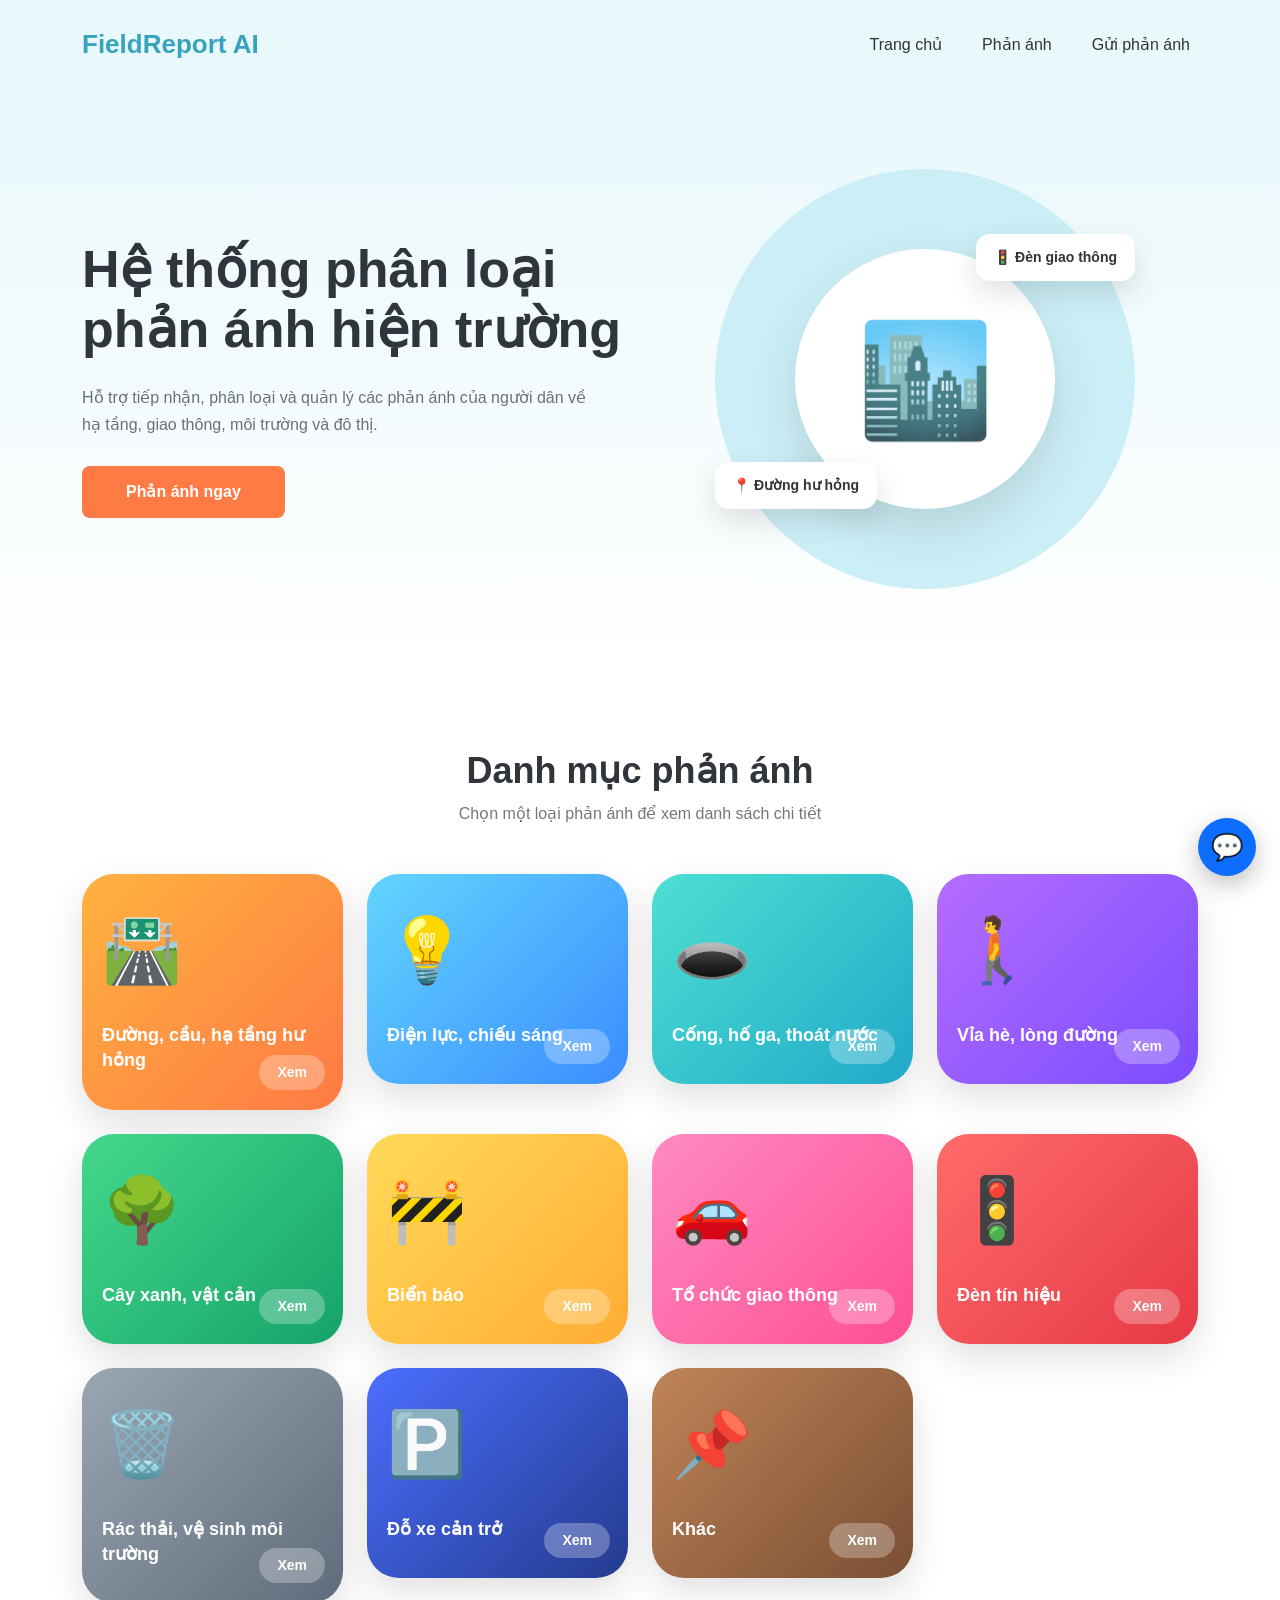
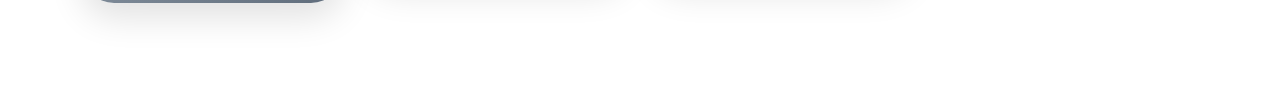
<file: frontend/index.html>
<!DOCTYPE html>
<html lang="vi">
<head>
  <meta charset="UTF-8" />
  <meta name="viewport" content="width=device-width, initial-scale=1.0" />
  <title>Hệ thống phân loại phản ánh hiện trường</title>

  <!-- Bootstrap mới nhất -->
  <link
    href="https://cdn.jsdelivr.net/npm/bootstrap@5.3.3/dist/css/bootstrap.min.css"
    rel="stylesheet"
  />

  <!-- CSS riêng -->
  <link rel="stylesheet" href="css/style.css" />
  <link rel="stylesheet" href="css/chatbot.css">
</head>

<body>
  <!-- NAVBAR -->
  <nav class="navbar navbar-expand-lg navbar-light custom-navbar">
    <div class="container">
      <a class="navbar-brand fw-bold" href="index.html">FieldReport AI</a>

      <button
        class="navbar-toggler"
        type="button"
        data-bs-toggle="collapse"
        data-bs-target="#navbarMenu"
      >
        <span class="navbar-toggler-icon"></span>
      </button>

      <div class="collapse navbar-collapse" id="navbarMenu">
        <ul class="navbar-nav ms-auto gap-lg-4">
          <li class="nav-item">
            <a class="nav-link" href="index.html">Trang chủ</a>
          </li>
          <li class="nav-item">
            <a class="nav-link active" href="reports.html">Phản ánh</a>
          </li>
          <li class="nav-item">
            <a class="nav-link" href="report.html">Gửi phản ánh</a>
          </li>
        </ul>
      </div>
    </div>
  </nav>

  <!-- HERO SECTION -->
  <section class="hero-section">
    <div class="container">
      <div class="row align-items-center">
        <!-- LEFT CONTENT -->
        <div class="col-lg-6">
          <h1 class="hero-title">
            Hệ thống phân loại<br />
            phản ánh hiện trường
          </h1>

          <p class="hero-desc">
            Hỗ trợ tiếp nhận, phân loại và quản lý các phản ánh của người dân
            về hạ tầng, giao thông, môi trường và đô thị.
          </p>

          <a href="report.html" class="btn hero-btn">
            Phản ánh ngay
            </a>
        </div>

        <!-- RIGHT CONTENT -->
        <div class="col-lg-6 text-center mt-5 mt-lg-0">
          <div class="hero-image-box">
            <div class="circle-bg"></div>

            <div class="phone-card card-small card-1">
              <span>📍</span> Đường hư hỏng
            </div>

            <div class="phone-card card-small card-2">
              <span>🚦</span> Đèn giao thông
            </div>

            <div class="hero-main-icon">
              🏙️
            </div>
          </div>
        </div>
      </div>
    </div>
  </section>

  <!-- CATEGORY SECTION -->
  <section class="category-section" id="categories">
    <div class="container">
      <div class="section-header text-center mb-5">
        <h2>Danh mục phản ánh</h2>
        <p>Chọn một loại phản ánh để xem danh sách chi tiết</p>
      </div>

      <div class="row g-4">
        <div class="col-6 col-md-4 col-lg-3">
            <a href="category.html?type=duong_cau_ha_tang_hu_hong" class="category-card bg-orange">
            <div class="category-icon">🛣️</div>
            <h5>Đường, cầu, hạ tầng hư hỏng</h5>
            </a>
        </div>

        <div class="col-6 col-md-4 col-lg-3">
            <a href="category.html?type=dien_luc_chieu_sang" class="category-card bg-blue">
            <div class="category-icon">💡</div>
            <h5>Điện lực, chiếu sáng</h5>
            </a>
        </div>

        <div class="col-6 col-md-4 col-lg-3">
            <a href="category.html?type=cong_ho_ga_thoat_nuoc" class="category-card bg-cyan">
            <div class="category-icon">🕳️</div>
            <h5>Cống, hố ga, thoát nước</h5>
            </a>
        </div>

        <div class="col-6 col-md-4 col-lg-3">
            <a href="category.html?type=via_he_long_duong" class="category-card bg-purple">
            <div class="category-icon">🚶</div>
            <h5>Vỉa hè, lòng đường</h5>
            </a>
        </div>

        <div class="col-6 col-md-4 col-lg-3">
            <a href="category.html?type=cay_xanh_vat_can" class="category-card bg-green">
            <div class="category-icon">🌳</div>
            <h5>Cây xanh, vật cản</h5>
            </a>
        </div>

        <div class="col-6 col-md-4 col-lg-3">
            <a href="category.html?type=bien_bao" class="category-card bg-yellow">
            <div class="category-icon">🚧</div>
            <h5>Biển báo</h5>
            </a>
        </div>

        <div class="col-6 col-md-4 col-lg-3">
            <a href="category.html?type=to_chuc_giao_thong" class="category-card bg-pink">
            <div class="category-icon">🚗</div>
            <h5>Tổ chức giao thông</h5>
            </a>
        </div>

        <div class="col-6 col-md-4 col-lg-3">
            <a href="category.html?type=den_tin_hieu" class="category-card bg-red">
            <div class="category-icon">🚦</div>
            <h5>Đèn tín hiệu</h5>
            </a>
        </div>

        <div class="col-6 col-md-4 col-lg-3">
            <a href="category.html?type=rac_thai_ve_sinh_moi_truong" class="category-card bg-gray">
            <div class="category-icon">🗑️</div>
            <h5>Rác thải, vệ sinh môi trường</h5>
            </a>
        </div>

        <div class="col-6 col-md-4 col-lg-3">
            <a href="category.html?type=do_xe_can_tro" class="category-card bg-darkblue">
            <div class="category-icon">🅿️</div>
            <h5>Đỗ xe cản trở</h5>
            </a>
        </div>

        <div class="col-6 col-md-4 col-lg-3">
            <a href="category.html?type=khac" class="category-card bg-brown">
            <div class="category-icon">📌</div>
            <h5>Khác</h5>
            </a>
        </div>
        </div>
    </div>
  </section>

  <!-- BOOTSTRAP JS -->
  <script src="https://cdn.jsdelivr.net/npm/bootstrap@5.3.3/dist/js/bootstrap.bundle.min.js"></script>

  <!-- JS riêng -->
  <script src="js/main.js"></script>


<!-- Chatbot floating widget -->
<button class="chatbot-toggle" onclick="toggleChatbot()">💬</button>

<div class="chatbot-box" id="chatbotBox">
    <div class="chatbot-header">
        <span>ReportBot - Hỗ trợ phản ánh</span>
        <button class="chatbot-close" onclick="toggleChatbot()">×</button>
    </div>

    <div class="chatbot-messages" id="chatbotMessages">
        <div class="chat-message bot-message">
            Xin chào! Tôi là ReportBot. Bạn có thể gửi phản ánh hoặc tra cứu trạng thái phản ánh tại đây.
        </div>
    </div>

    <div class="chatbot-suggestions">
        <button onclick="sendSuggestion('Tôi muốn gửi phản ánh')">Gửi phản ánh</button>
        <button onclick="askReportCode()">Tra cứu mã</button>
        <button onclick="askReportLocation()">Tra cứu địa điểm</button>
        <button onclick="sendCurrentLocationToChat()">📍 Gửi vị trí</button>
        <button onclick="document.getElementById('chatImageInput').click()">🖼️ Thêm ảnh</button>
    </div>
    <input
    type="file"
    id="chatImageInput"
    accept="image/*"
    style="display: none;"
    onchange="handleChatImageUpload(event)"
>

<div id="chatImageStatus" style="font-size: 13px; padding: 0 12px 8px; color: #555;"></div>
    <div class="chatbot-input-area">
        <input type="text" id="chatbotInput" placeholder="Nhập tin nhắn..." />
        <button onclick="sendChatMessage()">Gửi</button>
    </div>
</div>
<script src="js/chatbot.js?v=999"></script>
</body>

</html>
</file>
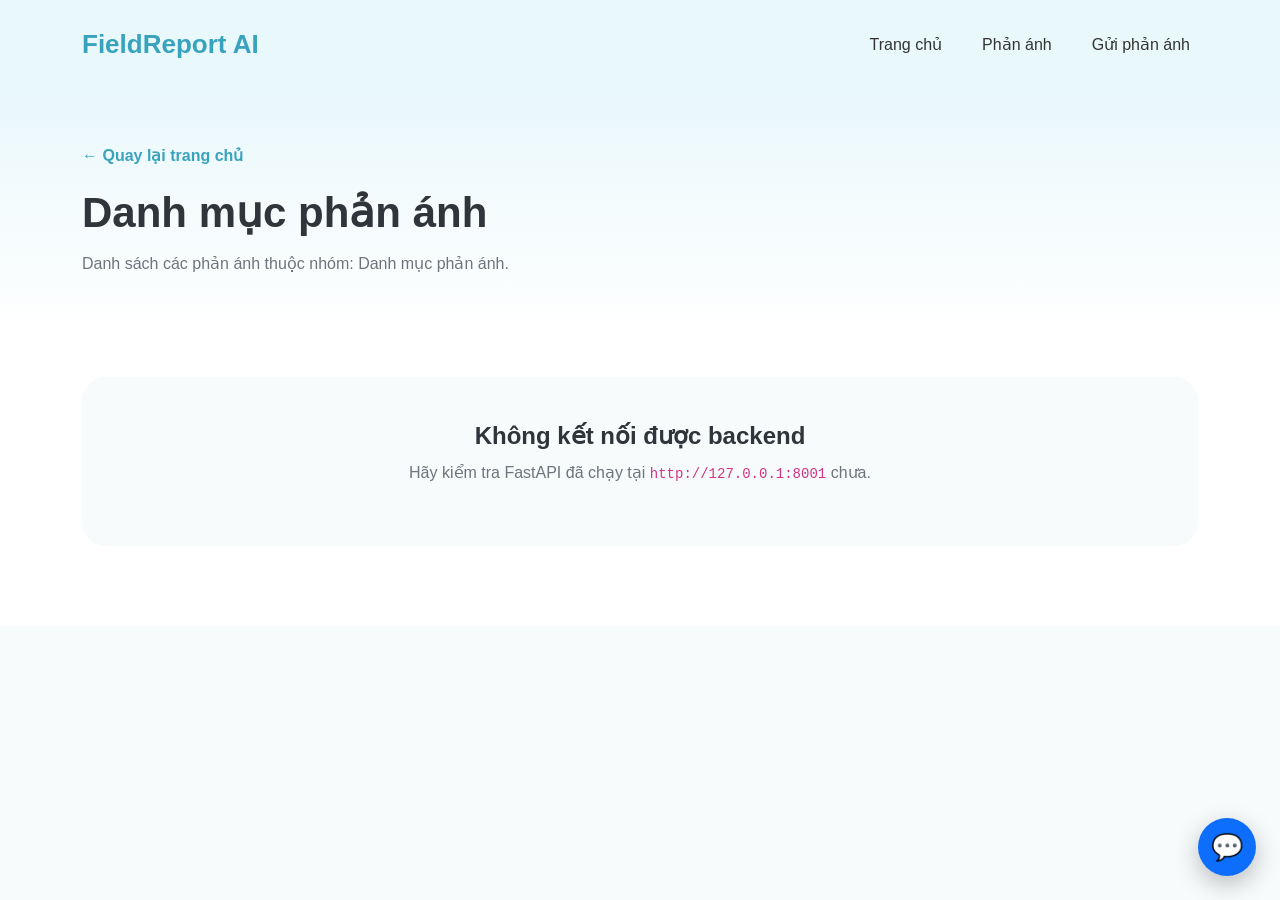
<file: frontend/category.html>
<!DOCTYPE html>
<html lang="vi">
<head>
  <meta charset="UTF-8" />
  <meta name="viewport" content="width=device-width, initial-scale=1.0" />

  <title>Danh sách phản ánh</title>

  <link
    href="https://cdn.jsdelivr.net/npm/bootstrap@5.3.3/dist/css/bootstrap.min.css"
    rel="stylesheet"
  />

  <link rel="stylesheet" href="css/style.css" />
  <link rel="stylesheet" href="css/chatbot.css">
</head>

<body>
  <!-- NAVBAR -->
  <nav class="navbar navbar-expand-lg navbar-light custom-navbar">
    <div class="container">
      <a class="navbar-brand fw-bold" href="index.html">FieldReport AI</a>

      <button
        class="navbar-toggler"
        type="button"
        data-bs-toggle="collapse"
        data-bs-target="#navbarMenu"
      >
        <span class="navbar-toggler-icon"></span>
      </button>

      <div class="collapse navbar-collapse" id="navbarMenu">
        <ul class="navbar-nav ms-auto gap-lg-4">
          <li class="nav-item">
            <a class="nav-link" href="index.html">Trang chủ</a>
          </li>
          <li class="nav-item">
            <a class="nav-link active" href="reports.html">Phản ánh</a>
          </li>
          <li class="nav-item">
            <a class="nav-link" href="report.html">Gửi phản ánh</a>
          </li>
        </ul>
      </div>
    </div>
  </nav>

  <!-- PAGE HEADER -->
  <section class="category-page-header">
    <div class="container">
      <a href="index.html" class="back-link">← Quay lại trang chủ</a>

      <h1 id="categoryTitle">Danh sách phản ánh</h1>

      <p id="categoryDesc">
        Các phản ánh được phân loại theo danh mục đã chọn.
      </p>
    </div>
  </section>

  <!-- REPORT LIST -->
  <section class="report-section">
    <div class="container">
      <div class="row g-4" id="reportList">
        <!-- JS sẽ tự render danh sách ở đây -->
      </div>
    </div>
  </section>

  <script src="https://cdn.jsdelivr.net/npm/bootstrap@5.3.3/dist/js/bootstrap.bundle.min.js"></script>

  <script src="js/main.js"></script>

  <!-- Chatbot floating widget -->
<button class="chatbot-toggle" onclick="toggleChatbot()">💬</button>

<div class="chatbot-box" id="chatbotBox">
    <div class="chatbot-header">
        <span>ReportBot - Hỗ trợ phản ánh</span>
        <button class="chatbot-close" onclick="toggleChatbot()">×</button>
    </div>

    <div class="chatbot-messages" id="chatbotMessages">
        <div class="chat-message bot-message">
            Xin chào! Tôi là ReportBot. Bạn có thể gửi phản ánh hoặc tra cứu trạng thái phản ánh tại đây.
        </div>
    </div>

    <div class="chatbot-suggestions">
        <button onclick="sendSuggestion('Tôi muốn gửi phản ánh')">Gửi phản ánh</button>
        <button onclick="askReportCode()">Tra cứu mã</button>
        <button onclick="askReportLocation()">Tra cứu địa điểm</button>
        <button onclick="sendCurrentLocationToChat()">📍 Gửi vị trí</button>
        <button onclick="document.getElementById('chatImageInput').click()">🖼️ Thêm ảnh</button>
    </div>
    <input
    type="file"
    id="chatImageInput"
    accept="image/*"
    style="display: none;"
    onchange="handleChatImageUpload(event)"
>

<div id="chatImageStatus" style="font-size: 13px; padding: 0 12px 8px; color: #555;"></div>
    <div class="chatbot-input-area">
        <input type="text" id="chatbotInput" placeholder="Nhập tin nhắn..." />
        <button onclick="sendChatMessage()">Gửi</button>
    </div>
</div>
<script src="js/chatbot.js?v=999"></script>
</body>
</html>
</file>
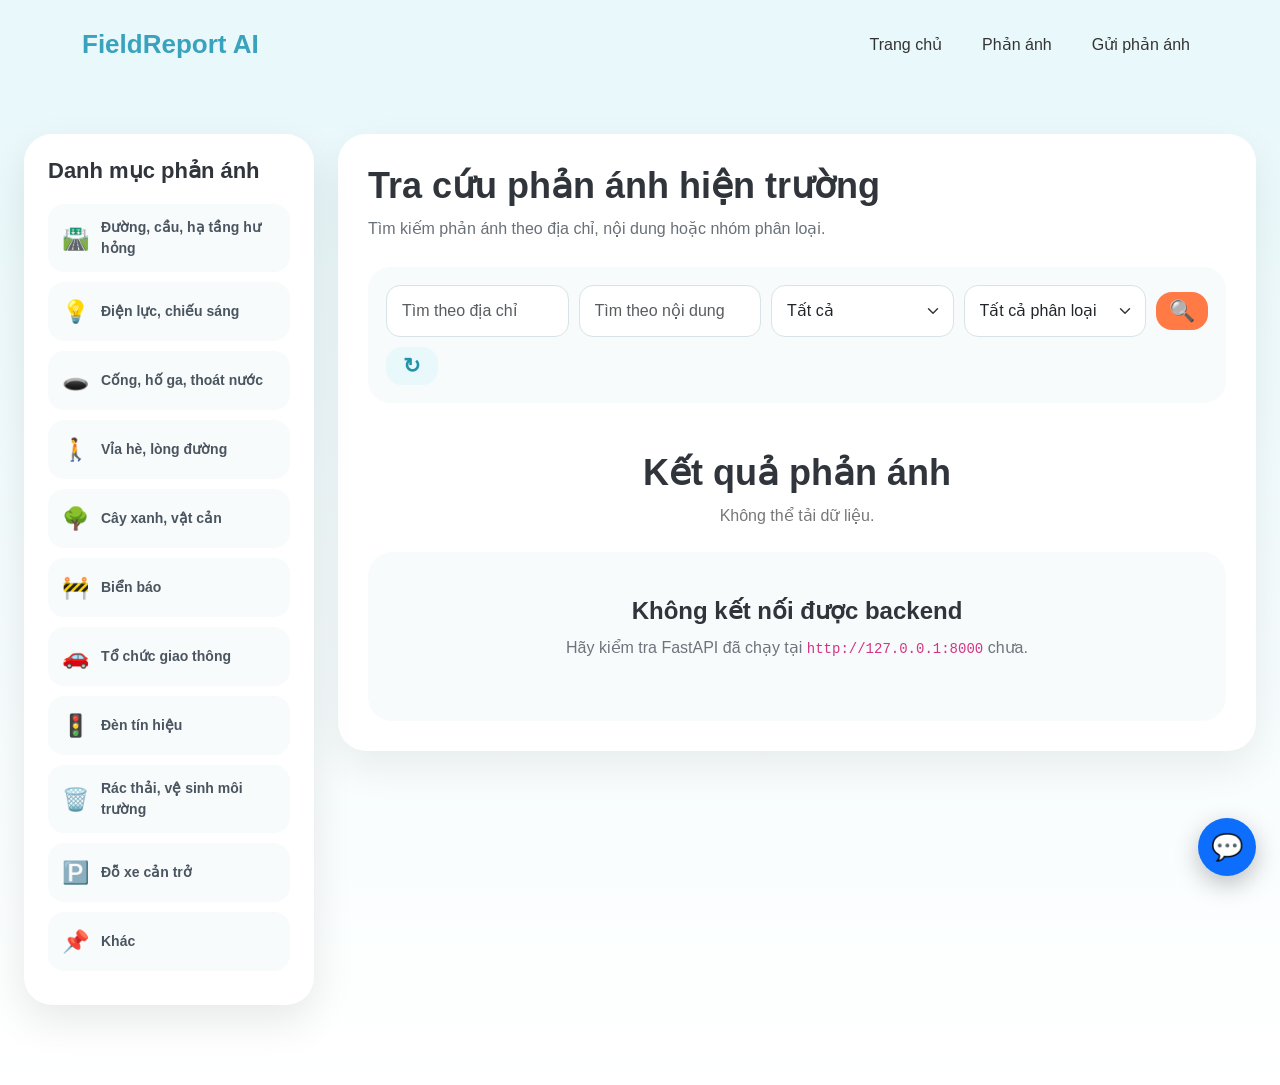
<file: frontend/reports.html>
<!DOCTYPE html>
<html lang="vi">
<head>
  <meta charset="UTF-8" />
  <meta name="viewport" content="width=device-width, initial-scale=1.0" />

  <title>Tra cứu phản ánh</title>

  <link
    href="https://cdn.jsdelivr.net/npm/bootstrap@5.3.3/dist/css/bootstrap.min.css"
    rel="stylesheet"
  />

  <link rel="stylesheet" href="css/style.css" />
  <link rel="stylesheet" href="css/chatbot.css">
</head>

<body>
  <!-- NAVBAR -->
  <nav class="navbar navbar-expand-lg navbar-light custom-navbar">
    <div class="container">
      <a class="navbar-brand fw-bold" href="index.html">FieldReport AI</a>

      <button
        class="navbar-toggler"
        type="button"
        data-bs-toggle="collapse"
        data-bs-target="#navbarMenu"
      >
        <span class="navbar-toggler-icon"></span>
      </button>

      <div class="collapse navbar-collapse" id="navbarMenu">
        <ul class="navbar-nav ms-auto gap-lg-4">
          <li class="nav-item">
            <a class="nav-link" href="index.html">Trang chủ</a>
          </li>
          <li class="nav-item">
            <a class="nav-link active" href="reports.html">Phản ánh</a>
          </li>
          <li class="nav-item">
            <a class="nav-link" href="report.html">Gửi phản ánh</a>
          </li>
        </ul>
      </div>
    </div>
  </nav>

  <section class="reports-layout-section">
  <div class="container-fluid px-4">
    <div class="row g-4">
      
      <!-- LEFT SIDEBAR CATEGORY -->
      <div class="col-lg-3">
        <div class="reports-sidebar">
          <h4>Danh mục phản ánh</h4>

          <a href="category.html?type=duong_cau_ha_tang_hu_hong" class="sidebar-category-item">
            <span>🛣️</span> Đường, cầu, hạ tầng hư hỏng
          </a>

          <a href="category.html?type=dien_luc_chieu_sang" class="sidebar-category-item">
            <span>💡</span> Điện lực, chiếu sáng
          </a>

          <a href="category.html?type=cong_ho_ga_thoat_nuoc" class="sidebar-category-item">
            <span>🕳️</span> Cống, hố ga, thoát nước
          </a>

          <a href="category.html?type=via_he_long_duong" class="sidebar-category-item">
            <span>🚶</span> Vỉa hè, lòng đường
          </a>

          <a href="category.html?type=cay_xanh_vat_can" class="sidebar-category-item">
            <span>🌳</span> Cây xanh, vật cản
          </a>

          <a href="category.html?type=bien_bao" class="sidebar-category-item">
            <span>🚧</span> Biển báo
          </a>

          <a href="category.html?type=to_chuc_giao_thong" class="sidebar-category-item">
            <span>🚗</span> Tổ chức giao thông
          </a>

          <a href="category.html?type=den_tin_hieu" class="sidebar-category-item">
            <span>🚦</span> Đèn tín hiệu
          </a>

          <a href="category.html?type=rac_thai_ve_sinh_moi_truong" class="sidebar-category-item">
            <span>🗑️</span> Rác thải, vệ sinh môi trường
          </a>

          <a href="category.html?type=do_xe_can_tro" class="sidebar-category-item">
            <span>🅿️</span> Đỗ xe cản trở
          </a>

          <a href="category.html?type=khac" class="sidebar-category-item">
            <span>📌</span> Khác
          </a>
        </div>
      </div>

      <!-- RIGHT CONTENT -->
      <div class="col-lg-9">
        <div class="reports-main-content">
          <div class="reports-title-box">
            <h1>Tra cứu phản ánh hiện trường</h1>
            <p>Tìm kiếm phản ánh theo địa chỉ, nội dung hoặc nhóm phân loại.</p>
          </div>

          <!-- SEARCH BAR ONE ROW -->
          <div class="search-inline-box">
            <input
              type="text"
              class="form-control"
              id="searchLocation"
              placeholder="Tìm theo địa chỉ"
            />

            <input
              type="text"
              class="form-control"
              id="searchContent"
              placeholder="Tìm theo nội dung"
            />

            <select id="timeFilter" class="form-select" onchange="handleTimeFilterChange()">
              <option value="all">Tất cả</option>
              <option value="today">Hôm nay</option>
              <option value="7days">7 ngày gần đây</option>
              <option value="30days">30 ngày gần đây</option>
              <option value="custom">Khoảng thời gian cụ thể</option>
            </select>

            <select class="form-select" id="searchCategory">
              <option value="">Tất cả phân loại</option>
              <option value="duong_cau_ha_tang_hu_hong">Đường, cầu, hạ tầng hư hỏng</option>
              <option value="dien_luc_chieu_sang">Điện lực, chiếu sáng</option>
              <option value="cong_ho_ga_thoat_nuoc">Cống, hố ga, thoát nước</option>
              <option value="via_he_long_duong">Vỉa hè, lòng đường</option>
              <option value="cay_xanh_vat_can">Cây xanh, vật cản</option>
              <option value="bien_bao">Biển báo</option>
              <option value="to_chuc_giao_thong">Tổ chức giao thông</option>
              <option value="den_tin_hieu">Đèn tín hiệu</option>
              <option value="rac_thai_ve_sinh_moi_truong">Rác thải, vệ sinh môi trường</option>
              <option value="do_xe_can_tro">Đỗ xe cản trở</option>
              <option value="khac">Khác</option>
            </select>

            <button
              type="button"
              class="btn icon-action-btn search-icon-btn"
              onclick="filterReports()"
              title="Tìm kiếm"
            >
              🔍
            </button>

            <button
              type="button"
              class="btn icon-action-btn reset-icon-btn"
              onclick="resetSearchReports()"
              title="Làm mới"
            >
              ↻
            </button>
          </div>

          <!-- DATE CUSTOM BOX -->
          <div id="customDateBox" class="custom-date-box" style="display: none;">
            <input type="date" id="startDate" class="form-control" />
            <input type="date" id="endDate" class="form-control" />
          </div>

          <div class="section-header text-center mb-4 mt-5">
            <h2>Kết quả phản ánh</h2>
            <p id="resultCount">Đang tải dữ liệu...</p>
          </div>

          <div class="row g-4" id="searchReportList">
            <!-- JS render dữ liệu ở đây -->
          </div>
        </div>
      </div>

    </div>
  </div>
</section>

  <script src="https://cdn.jsdelivr.net/npm/bootstrap@5.3.3/dist/js/bootstrap.bundle.min.js"></script>
  <script src="js/main.js"></script>

  <!-- Chatbot floating widget -->
<button class="chatbot-toggle" onclick="toggleChatbot()">💬</button>

<div class="chatbot-box" id="chatbotBox">
    <div class="chatbot-header">
        <span>ReportBot - Hỗ trợ phản ánh</span>
        <button class="chatbot-close" onclick="toggleChatbot()">×</button>
    </div>

    <div class="chatbot-messages" id="chatbotMessages">
        <div class="chat-message bot-message">
            Xin chào! Tôi là ReportBot. Bạn có thể gửi phản ánh hoặc tra cứu trạng thái phản ánh tại đây.
        </div>
    </div>

    <div class="chatbot-suggestions">
        <button onclick="sendSuggestion('Tôi muốn gửi phản ánh')">Gửi phản ánh</button>
        <button onclick="askReportCode()">Tra cứu mã</button>
        <button onclick="askReportLocation()">Tra cứu địa điểm</button>
        <button onclick="sendCurrentLocationToChat()">📍 Gửi vị trí</button>
        <button onclick="document.getElementById('chatImageInput').click()">🖼️ Thêm ảnh</button>
    </div>
    <input
    type="file"
    id="chatImageInput"
    accept="image/*"
    style="display: none;"
    onchange="handleChatImageUpload(event)"
>

<div id="chatImageStatus" style="font-size: 13px; padding: 0 12px 8px; color: #555;"></div>
    <div class="chatbot-input-area">
        <input type="text" id="chatbotInput" placeholder="Nhập tin nhắn..." />
        <button onclick="sendChatMessage()">Gửi</button>
    </div>
</div>
<script src="js/chatbot.js?v=999"></script>
</body>
</html>
</file>
<file: frontend/css/style.css>
* {
  margin: 0;
  padding: 0;
  box-sizing: border-box;
}

body {
  background-color: #f7fbfc;
  color: #333;
  font-family: "Segoe UI", Arial, sans-serif;
}

/* NAVBAR */
.custom-navbar {
  background: #e9f8fb;
  padding: 20px 0;
}

.navbar-brand {
  color: #39a3bd !important;
  font-size: 26px;
}

.nav-link {
  color: #333 !important;
  font-weight: 500;
}

.nav-link:hover {
  color: #ff7a45 !important;
}

/* HERO */
.hero-section {
  background: linear-gradient(180deg, #e9f8fb 0%, #ffffff 100%);
  padding: 80px 0 90px;
}

.hero-title {
  font-size: 52px;
  font-weight: 800;
  line-height: 1.15;
  color: #30343b;
  margin-bottom: 24px;
}

.hero-desc {
  max-width: 520px;
  color: #697077;
  font-size: 16px;
  line-height: 1.7;
  margin-bottom: 28px;
}

.hero-btn {
  background-color: #ff7a45;
  color: white;
  padding: 14px 44px;
  border-radius: 8px;
  font-weight: 700;
  border: none;
}

.hero-btn:hover {
  background-color: #f2632d;
  color: white;
}

/* HERO IMAGE */
.hero-image-box {
  position: relative;
  width: 420px;
  height: 420px;
  margin: 0 auto;
}

.circle-bg {
  position: absolute;
  inset: 0;
  background: #cceff7;
  border-radius: 50%;
}

.hero-main-icon {
  position: absolute;
  width: 260px;
  height: 260px;
  background: white;
  border-radius: 50%;
  top: 80px;
  left: 80px;
  display: flex;
  align-items: center;
  justify-content: center;
  font-size: 110px;
  box-shadow: 0 20px 50px rgba(0, 0, 0, 0.12);
}

.phone-card {
  position: absolute;
  background: white;
  padding: 13px 18px;
  border-radius: 14px;
  font-weight: 600;
  box-shadow: 0 12px 30px rgba(0, 0, 0, 0.12);
  z-index: 3;
  font-size: 14px;
}

.card-1 {
  left: 0;
  bottom: 80px;
}

.card-2 {
  right: 0;
  top: 65px;
}

/* CATEGORY */
.category-section {
  background-color: #ffffff;
  padding: 70px 0 90px;
}

.section-header h2 {
  font-size: 36px;
  font-weight: 800;
  color: #30343b;
}

.section-header p {
  color: #777;
  margin-top: 10px;
}

.category-card {
  display: block;
  min-height: 210px;
  border-radius: 32px;
  padding: 28px 20px;
  color: white;
  text-decoration: none;
  position: relative;
  overflow: hidden;
  transition: all 0.25s ease;
  box-shadow: 0 14px 35px rgba(0, 0, 0, 0.12);
}

.category-card:hover {
  transform: translateY(-8px);
  color: white;
  box-shadow: 0 18px 45px rgba(0, 0, 0, 0.18);
}

.category-icon {
  font-size: 64px;
  margin-bottom: 25px;
}

.category-card h5 {
  font-size: 18px;
  font-weight: 800;
  line-height: 1.4;
}

.category-card::after {
  content: "Xem";
  position: absolute;
  right: 18px;
  bottom: 20px;
  background: rgba(255, 255, 255, 0.28);
  padding: 7px 18px;
  border-radius: 30px;
  font-size: 14px;
  font-weight: 700;
}

/* COLORS */
.bg-orange {
  background: linear-gradient(135deg, #ffb23f, #ff7a45);
}

.bg-blue {
  background: linear-gradient(135deg, #62d5ff, #3b8dff);
}

.bg-pink {
  background: linear-gradient(135deg, #ff8ac2, #ff4f93);
}

.bg-purple {
  background: linear-gradient(135deg, #b56cff, #7b4dff);
}

.bg-green {
  background: linear-gradient(135deg, #44d88b, #16a36a);
}

.bg-yellow {
  background: linear-gradient(135deg, #ffd95a, #ffad33);
}

.bg-cyan {
  background: linear-gradient(135deg, #4de0d2, #21a9c9);
}

.bg-gray {
  background: linear-gradient(135deg, #9aa6b2, #5f6c7b);
}
.bg-red {
  background: linear-gradient(135deg, #ff6b6b, #e63946);
}

.bg-darkblue {
  background: linear-gradient(135deg, #4c6fff, #243b8f);
}

.bg-brown {
  background: linear-gradient(135deg, #c08457, #7a4f35);
}

/* RESPONSIVE */
@media (max-width: 768px) {
  .hero-title {
    font-size: 38px;
  }

  .hero-image-box {
    width: 310px;
    height: 310px;
  }

  .hero-main-icon {
    width: 190px;
    height: 190px;
    top: 60px;
    left: 60px;
    font-size: 80px;
  }

  .phone-card {
    font-size: 12px;
    padding: 10px 13px;
  }

  .category-card {
    min-height: 180px;
  }

  .category-icon {
    font-size: 50px;
  }
}




/* CATEGORY PAGE */
.category-page-header {
  background: linear-gradient(180deg, #e9f8fb 0%, #ffffff 100%);
  padding: 55px 0 40px;
}

.back-link {
  display: inline-block;
  margin-bottom: 20px;
  color: #39a3bd;
  text-decoration: none;
  font-weight: 700;
}

.back-link:hover {
  color: #ff7a45;
}

.category-page-header h1 {
  font-size: 42px;
  font-weight: 800;
  color: #30343b;
  margin-bottom: 14px;
}

.category-page-header p {
  color: #6d747b;
  font-size: 16px;
}

.report-section {
  background: #ffffff;
  padding: 45px 0 80px;
}

.report-card {
  border: none;
  border-radius: 24px;
  overflow: hidden;
  background: #ffffff;
  box-shadow: 0 12px 35px rgba(0, 0, 0, 0.09);
  transition: all 0.25s ease;
  height: 100%;
}

.report-card:hover {
  transform: translateY(-6px);
  box-shadow: 0 16px 42px rgba(0, 0, 0, 0.14);
}

.report-img {
  height: 180px;
  background: linear-gradient(135deg, #dff7fb, #f7fbfc);
  display: flex;
  align-items: center;
  justify-content: center;
  font-size: 62px;
}

.report-body {
  padding: 22px;
}

.report-body h5 {
  font-weight: 800;
  color: #30343b;
  margin-bottom: 10px;
}

.report-body p {
  color: #697077;
  font-size: 14px;
  line-height: 1.6;
  margin-bottom: 10px;
}

.report-meta {
  font-size: 13px;
  color: #7b838a;
  margin-bottom: 14px;
}

.status-badge {
  display: inline-block;
  padding: 7px 14px;
  border-radius: 20px;
  font-size: 13px;
  font-weight: 700;
}

.status-pending {
  background: #fff3cd;
  color: #9a6a00;
}

.status-processing {
  background: #dbeafe;
  color: #1d4ed8;
}

.status-done {
  background: #dcfce7;
  color: #15803d;
}

.empty-box {
  background: #f7fbfc;
  border-radius: 24px;
  padding: 45px;
  text-align: center;
  color: #6d747b;
}

.empty-box h4 {
  font-weight: 800;
  color: #30343b;
  margin-bottom: 10px;
}







/* REPORT FORM PAGE */
.report-form-section {
  background: linear-gradient(180deg, #e9f8fb 0%, #ffffff 100%);
  padding: 60px 0 90px;
}

.form-wrapper {
  max-width: 760px;
  margin: 0 auto;
  background: #ffffff;
  padding: 42px;
  border-radius: 28px;
  box-shadow: 0 18px 45px rgba(0, 0, 0, 0.1);
}

.form-header h1 {
  font-size: 38px;
  font-weight: 800;
  color: #30343b;
  margin-bottom: 14px;
}

.form-header p {
  color: #697077;
  margin-bottom: 32px;
}

.form-label {
  font-weight: 700;
  color: #30343b;
}

.form-control {
  border-radius: 14px;
  padding: 13px 15px;
  border: 1px solid #d8e3e7;
}

.form-control:focus {
  border-color: #39a3bd;
  box-shadow: 0 0 0 0.2rem rgba(57, 163, 189, 0.15);
}

.submit-btn {
  background-color: #ff7a45;
  color: #ffffff;
  padding: 14px;
  border-radius: 14px;
  font-weight: 800;
  border: none;
  margin-top: 12px;
}

.submit-btn:hover {
  background-color: #f2632d;
  color: #ffffff;
}

.preview-box {
  margin-top: 18px;
  margin-bottom: 18px;
  padding: 18px;
  background: #f7fbfc;
  border-radius: 18px;
}

.preview-box p {
  font-weight: 700;
  color: #30343b;
}

.preview-box img {
  width: 100%;
  max-height: 320px;
  object-fit: cover;
  border-radius: 16px;
}

.result-box {
  margin-top: 25px;
  padding: 22px;
  background: #e9f8fb;
  border-radius: 20px;
  border-left: 6px solid #39a3bd;
}

.result-box h5 {
  font-weight: 800;
  color: #30343b;
}

.result-box p {
  margin-bottom: 0;
  color: #4b5560;
}






/* DETAIL PAGE */
.detail-section {
  background: linear-gradient(180deg, #e9f8fb 0%, #ffffff 100%);
  padding: 55px 0 90px;
}

.report-link {
  color: inherit;
  text-decoration: none;
  display: block;
  height: 100%;
}

.report-link:hover {
  color: inherit;
}

.detail-card {
  background: #ffffff;
  border-radius: 30px;
  overflow: hidden;
  box-shadow: 0 18px 48px rgba(0, 0, 0, 0.12);
}

.detail-image {
  height: 300px;
  background: linear-gradient(135deg, #dff7fb, #f7fbfc);
  display: flex;
  align-items: center;
  justify-content: center;
  font-size: 120px;
}

.detail-body {
  padding: 38px;
}

.detail-top {
  display: flex;
  justify-content: space-between;
  align-items: center;
  gap: 12px;
  margin-bottom: 18px;
  flex-wrap: wrap;
}

.detail-category {
  display: inline-block;
  background: #e9f8fb;
  color: #2293ad;
  padding: 8px 16px;
  border-radius: 20px;
  font-weight: 800;
  font-size: 14px;
}

.detail-body h1 {
  font-size: 38px;
  font-weight: 800;
  color: #30343b;
  margin-bottom: 24px;
}

.detail-info {
  background: #f7fbfc;
  padding: 22px;
  border-radius: 20px;
  margin-bottom: 26px;
}

.detail-info p {
  margin-bottom: 10px;
  color: #4b5560;
}

.detail-info p:last-child {
  margin-bottom: 0;
}

.detail-description,
.detail-processing {
  margin-bottom: 24px;
}

.detail-description h5,
.detail-processing h5 {
  font-weight: 800;
  color: #30343b;
  margin-bottom: 10px;
}

.detail-description p,
.detail-processing p {
  color: #697077;
  line-height: 1.7;
}

@media (max-width: 768px) {
  .detail-body {
    padding: 26px;
  }

  .detail-body h1 {
    font-size: 28px;
  }

  .detail-image {
    height: 230px;
    font-size: 90px;
  }
}


.report-img img {
  width: 100%;
  height: 100%;
  object-fit: cover;
}

.detail-image img {
  width: 100%;
  height: 100%;
  object-fit: cover;
}






/* SEARCH REPORT PAGE */
.search-page-section {
  background: linear-gradient(180deg, #e9f8fb 0%, #ffffff 100%);
  padding: 60px 0 55px;
}

.search-header h1 {
  font-size: 42px;
  font-weight: 800;
  color: #30343b;
  margin-bottom: 12px;
}

.search-header p {
  color: #697077;
  margin-bottom: 35px;
}

.search-box {
  background: #ffffff;
  padding: 32px;
  border-radius: 28px;
  box-shadow: 0 16px 42px rgba(0, 0, 0, 0.09);
}

.form-select {
  border-radius: 14px;
  padding: 13px 15px;
  border: 1px solid #d8e3e7;
}

.form-select:focus {
  border-color: #39a3bd;
  box-shadow: 0 0 0 0.2rem rgba(57, 163, 189, 0.15);
}

.search-btn {
  background: #ff7a45;
  color: #ffffff;
  padding: 13px 42px;
  border-radius: 14px;
  font-weight: 800;
  border: none;
}

.search-btn:hover {
  background: #f2632d;
  color: #ffffff;
}

.reset-btn {
  background: #e9f8fb;
  color: #2293ad;
  padding: 13px 36px;
  border-radius: 14px;
  font-weight: 800;
  border: none;
}

.reset-btn:hover {
  background: #d7f1f6;
  color: #176f86;
}





/* REPORTS PAGE NEW LAYOUT */
.reports-layout-section {
  background: linear-gradient(180deg, #e9f8fb 0%, #ffffff 100%);
  padding: 45px 0 80px;
}

.reports-sidebar {
  background: #ffffff;
  border-radius: 28px;
  padding: 24px;
  box-shadow: 0 16px 42px rgba(0, 0, 0, 0.09);
  position: sticky;
  top: 24px;
}

.reports-sidebar h4 {
  font-size: 22px;
  font-weight: 800;
  color: #30343b;
  margin-bottom: 20px;
}

.sidebar-category-item {
  display: flex;
  align-items: center;
  gap: 12px;
  padding: 13px 14px;
  border-radius: 16px;
  color: #4b5560;
  text-decoration: none;
  font-weight: 700;
  font-size: 14px;
  margin-bottom: 10px;
  background: #f7fbfc;
  transition: all 0.25s ease;
}

.sidebar-category-item span {
  font-size: 22px;
}

.sidebar-category-item:hover {
  background: #e9f8fb;
  color: #2293ad;
  transform: translateX(5px);
}

.reports-main-content {
  background: #ffffff;
  border-radius: 28px;
  padding: 30px;
  box-shadow: 0 16px 42px rgba(0, 0, 0, 0.07);
}

.reports-title-box h1 {
  font-size: 36px;
  font-weight: 800;
  color: #30343b;
  margin-bottom: 10px;
}

.reports-title-box p {
  color: #697077;
  margin-bottom: 26px;
}

.search-inline-box {
  display: grid;
  grid-template-columns: 1fr 1fr 1.1fr 52px 52px;
  gap: 14px;
  align-items: center;
  background: #f7fbfc;
  padding: 18px;
  border-radius: 22px;
}

.search-inline-box .form-control,
.search-inline-box .form-select {
  height: 52px;
}

.icon-action-btn {
  width: 52px;
  height: 52px;
  border-radius: 16px;
  font-size: 21px;
  font-weight: 800;
  display: flex;
  align-items: center;
  justify-content: center;
  border: none;
  transition: all 0.25s ease;
}

.search-icon-btn {
  background: #ff7a45;
  color: #ffffff;
}

.search-icon-btn:hover {
  background: #f2632d;
  color: #ffffff;
  transform: translateY(-3px);
}

.reset-icon-btn {
  background: #e9f8fb;
  color: #2293ad;
}

.reset-icon-btn:hover {
  background: #d7f1f6;
  color: #176f86;
  transform: translateY(-3px);
}

/* RESPONSIVE */
@media (max-width: 992px) {
  .reports-sidebar {
    position: static;
  }

  .search-inline-box {
    grid-template-columns: 1fr;
  }

  .icon-action-btn {
    width: 100%;
  }
}
#reportMap {
    width: 100%;
    height: 300px;
    border: 1px solid #dee2e6;
}



.search-filter-box {
  display: flex;
  gap: 10px;
  align-items: center;
  margin-bottom: 20px;
  flex-wrap: wrap;
}

.search-filter-box select,
.search-filter-box input {
  max-width: 220px;
}

#customDateBox {
  display: flex;
  gap: 10px;
  align-items: center;
}

.search-inline-box {
  display: flex;
  gap: 10px;
  align-items: center;
  flex-wrap: wrap;
  margin-bottom: 12px;
}

.search-inline-box .form-control,
.search-inline-box .form-select {
  min-width: 180px;
  flex: 1;
}

.icon-action-btn {
  min-width: 44px;
  height: 38px;
  display: flex;
  align-items: center;
  justify-content: center;
}

.custom-date-box {
  display: flex;
  gap: 10px;
  margin-bottom: 18px;
}

.custom-date-box .form-control {
  max-width: 220px;
}
</file>
<file: frontend/css/chatbot.css>
.chatbot-toggle {
    position: fixed;
    right: 24px;
    bottom: 24px;
    width: 58px;
    height: 58px;
    border-radius: 50%;
    border: none;
    background: #0d6efd;
    color: white;
    font-size: 26px;
    cursor: pointer;
    box-shadow: 0 8px 24px rgba(0, 0, 0, 0.25);
    z-index: 9999;
}

.chatbot-box {
    position: fixed;
    right: 24px;
    bottom: 92px;
    width: 360px;
    height: 500px;
    background: #ffffff;
    border-radius: 18px;
    box-shadow: 0 10px 32px rgba(0, 0, 0, 0.22);
    display: none;
    flex-direction: column;
    overflow: hidden;
    z-index: 9999;
    border: 1px solid #e5e7eb;
}

.chatbot-header {
    background: #0d6efd;
    color: white;
    padding: 14px 16px;
    font-weight: 600;
    display: flex;
    justify-content: space-between;
    align-items: center;
}

.chatbot-close {
    border: none;
    background: transparent;
    color: white;
    font-size: 22px;
    cursor: pointer;
}

.chatbot-messages {
    flex: 1;
    padding: 14px;
    overflow-y: auto;
    background: #f8fafc;
}

.chat-message {
    max-width: 85%;
    padding: 10px 12px;
    margin-bottom: 10px;
    border-radius: 14px;
    font-size: 14px;
    line-height: 1.45;
    white-space: pre-line;
}

.user-message {
    margin-left: auto;
    background: #0d6efd;
    color: white;
    border-bottom-right-radius: 4px;
}

.bot-message {
    margin-right: auto;
    background: #ffffff;
    color: #111827;
    border: 1px solid #e5e7eb;
    border-bottom-left-radius: 4px;
}

.chatbot-input-area {
    display: flex;
    gap: 8px;
    padding: 12px;
    border-top: 1px solid #e5e7eb;
    background: #ffffff;
}

.chatbot-input-area input {
    flex: 1;
    border: 1px solid #d1d5db;
    border-radius: 999px;
    padding: 10px 14px;
    outline: none;
    font-size: 14px;
}

.chatbot-input-area button {
    border: none;
    background: #0d6efd;
    color: white;
    border-radius: 999px;
    padding: 0 16px;
    cursor: pointer;
    font-weight: 600;
}

.chatbot-suggestions {
    padding: 8px 12px;
    display: flex;
    flex-wrap: wrap;
    gap: 6px;
    background: white;
    border-top: 1px solid #f1f5f9;
}

.chatbot-suggestions button {
    border: 1px solid #dbeafe;
    background: #eff6ff;
    color: #0d6efd;
    border-radius: 999px;
    padding: 6px 10px;
    font-size: 12px;
    cursor: pointer;
}
</file>
